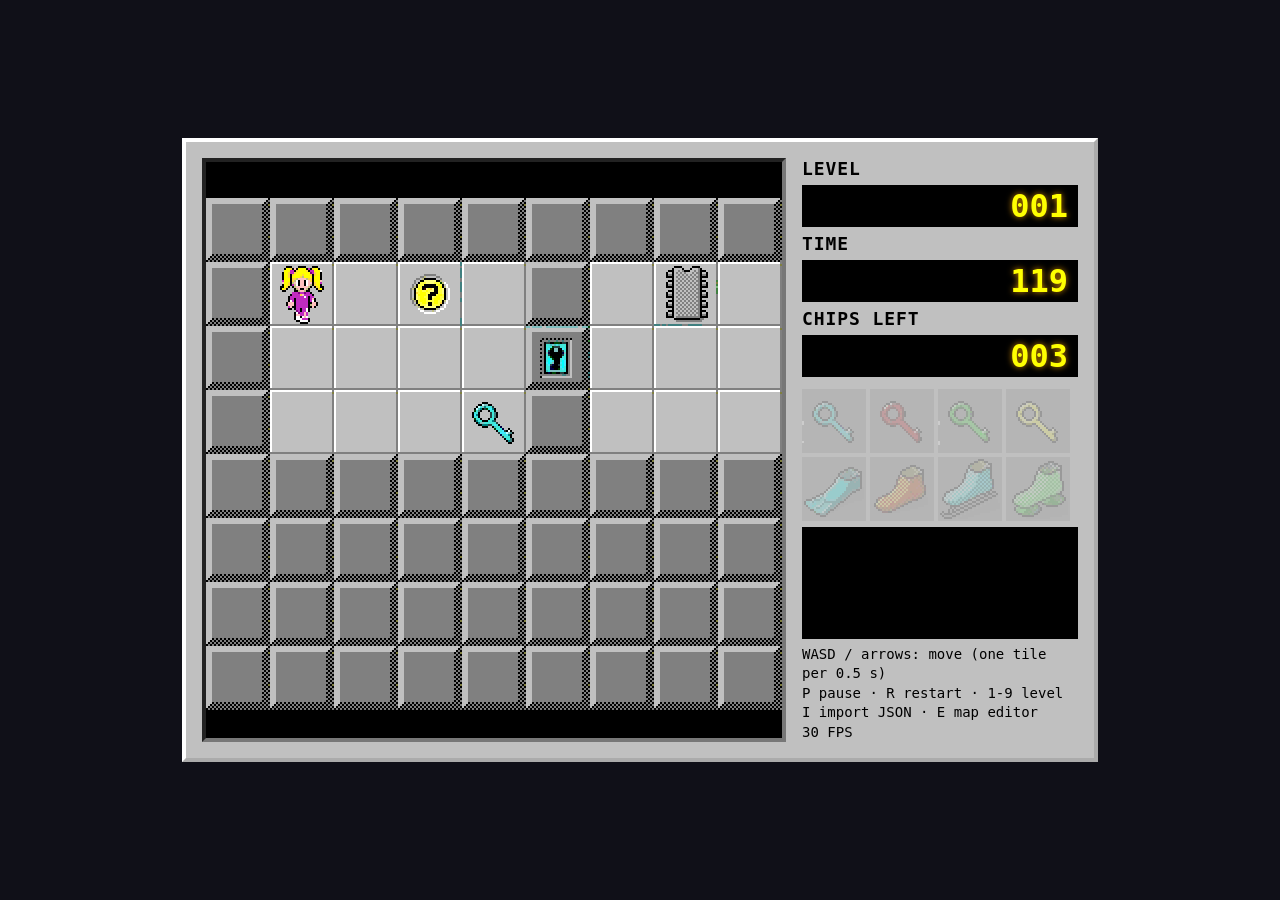
<file: index.html>
<!doctype html>
<html lang="en">
<meta charset="utf-8">
<meta name="viewport" content="width=device-width,initial-scale=1">
<title>Jenn's Challenge – HTML5</title>
<link rel="stylesheet" href="css/atlas.css">
<link rel="stylesheet" href="css/game.css">
<div id="app">
  <div id="view"><div id="world"></div><div id="msg"></div></div>
  <aside id="panel">
    <div class="lbl">LEVEL</div><div class="led" id="lv">001</div>
    <div class="lbl">TIME</div><div class="led" id="tm">000</div>
    <div class="lbl">CHIPS LEFT</div><div class="led" id="ch">000</div>
    <div id="inv"></div>
    <div id="hint"></div>
    <div id="help">WASD / arrows: move (one tile per 0.5 s)<br>P pause · R restart · 1-9 level<br>I import JSON · E map editor<br><span id="fps">– FPS</span></div>
  </aside>
</div>
<input id="levelFile" type="file" accept=".json,application/json" hidden>
<script src="js/tiles.js"></script>
<script src="js/levels-data.js"></script>
<script src="js/game.js"></script>
</file>
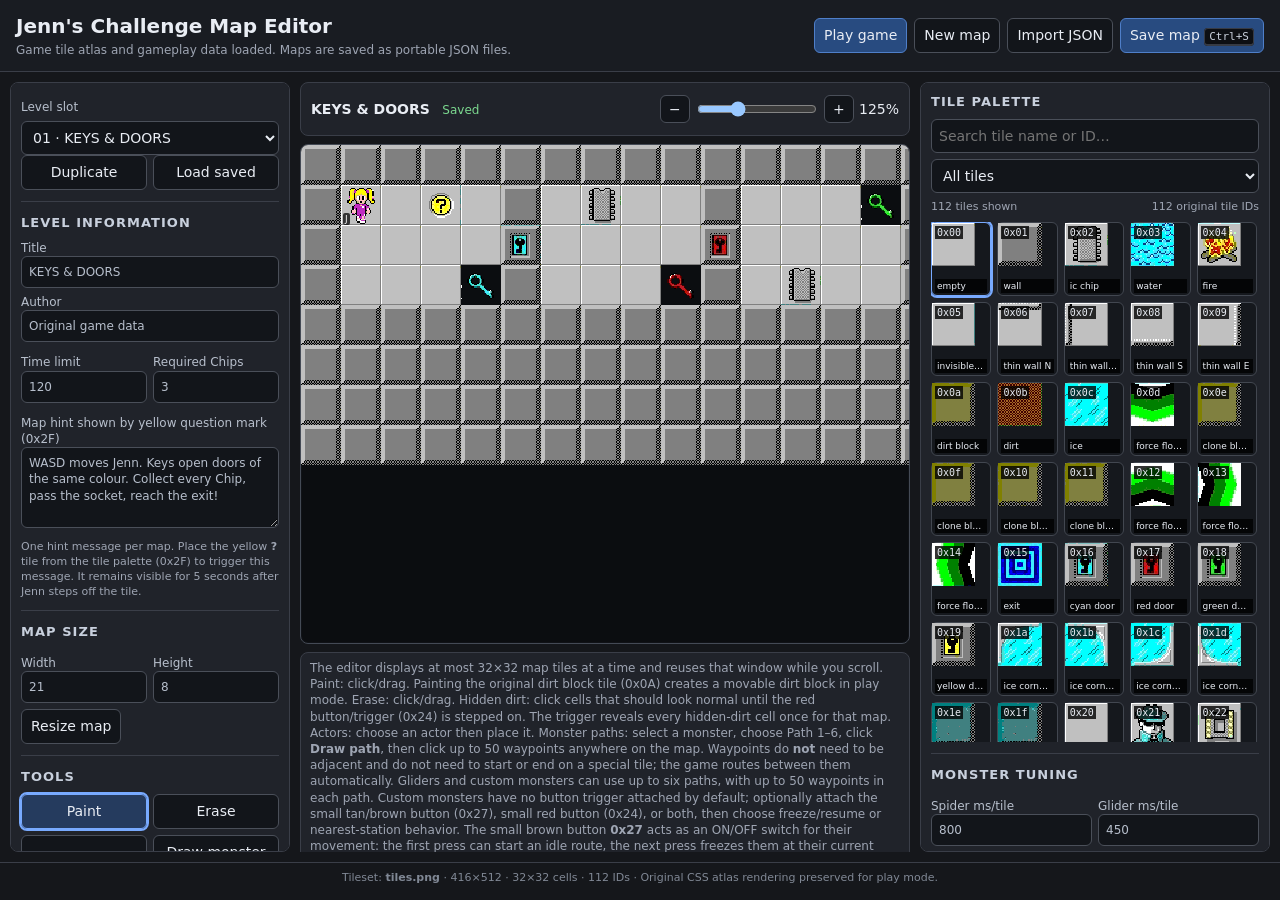
<file: editor.html>
<!doctype html>
<html lang="en">
<head>
<meta charset="utf-8">
<meta name="viewport" content="width=device-width,initial-scale=1">
<title>jenn's Challenge – Map Editor</title>
<link rel="stylesheet" href="css/editor.css">
</head>
<body>
<header class="topbar">
  <div>
    <h1>Jenn's Challenge Map Editor</h1>
    <div class="sub">Game tile atlas and gameplay data loaded. Maps are saved as portable JSON files.</div>
  </div>
  <div class="top-actions">
    <button id="playGameBtn" class="primary">Play game</button>
    <button id="newBtn">New map</button>
    <button id="importBtn">Import JSON</button>
    <button id="saveBtn" class="primary">Save map <kbd>Ctrl+S</kbd></button>
    <input id="fileInput" type="file" accept=".json,application/json" hidden>
  </div>
</header>

<main class="layout">
  <aside class="left panel">
    <section>
      <label>Level slot</label>
      <select id="slotSelect"></select>
      <div class="row2">
        <button id="duplicateBtn">Duplicate</button>
        <button id="loadSavedBtn">Load saved</button>
      </div>
    </section>
    <section>
      <h2>Level information</h2>
      <label>Title<input id="titleInput"></label>
      <label>Author<input id="authorInput"></label>
      <div class="row2">
        <label>Time limit<input id="timeInput" type="number" min="0" max="999"></label>
        <label>Required Chips<input id="chipsInput" type="number" min="0" max="999"></label>
      </div>
      <label>Map hint shown by yellow question mark (0x2F)<textarea id="hintInput" rows="4" placeholder="Example: Collect the keys before opening the red door."></textarea></label>
      <div class="save-note">One hint message per map. Place the yellow <b>?</b> tile from the tile palette (0x2F) to trigger this message. It remains visible for 5 seconds after Jenn steps off the tile.</div>
    </section>
    <section>
      <h2>Map size</h2>
      <div class="row2">
        <label>Width<input id="widthInput" type="number" min="5" max="992"></label>
        <label>Height<input id="heightInput" type="number" min="5" max="992"></label>
      </div>
      <button id="resizeBtn">Resize map</button>
    </section>
    <section>
      <h2>Tools</h2>
      <div class="toolgrid">
        <button class="tool active" data-tool="paint">Paint</button>
        <button class="tool" data-tool="erase">Erase</button>
        <button class="tool" data-tool="actor">Actors</button>
        <button class="tool" data-tool="path">Draw monster path</button>
        <button class="tool" data-tool="hiddenDirt">Hidden dirt</button>
      </div>
      <div class="row2">
        <button id="undoBtn"><span>↶ Undo</span> <kbd>Ctrl+Z</kbd></button>
        <button id="redoBtn"><span>↷ Redo</span> <kbd>Ctrl+Y</kbd></button>
      </div>
      <div id="editStatus" class="status">Ready.</div>
      <div class="hidden-dirt-summary"><span id="hiddenDirtCount">0 hidden dirt tiles</span><button id="clearHiddenDirtBtn">Clear hidden dirt</button></div>
    </section>
    <section>
      <h2>Actor placement</h2>
      <div class="actor-buttons" id="actorButtons"></div>
      <div class="row2">
        <button id="placeNewBtn" class="activeChoice">Place new</button>
        <button id="moveSelectedBtn">Move selected</button>
      </div>
      <div id="actorInspector"></div>
    </section>
  </aside>

  <section class="center">
    <div class="canvas-toolbar">
      <div>
        <strong id="mapTitle">Map</strong>
        <span id="dirtyState" class="saved">Saved</span>
      </div>
      <div class="zoom-control">
        <button id="zoomOut">−</button>
        <input id="zoomRange" type="range" min="0.75" max="2.5" step="0.05" value="1.25">
        <button id="zoomIn">+</button>
        <span id="zoomLabel">125%</span>
      </div>
    </div>
    <div id="mapViewport" class="map-viewport">
      <div id="mapStage" class="map-stage">
        <div id="mapGrid" class="map-grid"></div>
      </div>
    </div>
    <div class="canvas-help">
      The editor displays at most 32×32 map tiles at a time and reuses that window while you scroll. Paint: click/drag. Painting the original dirt block tile (0x0A) creates a movable dirt block in play mode. Erase: click/drag. Hidden dirt: click cells that should look normal until the red button/trigger (0x24) is stepped on. The trigger reveals every hidden-dirt cell once for that map. Actors: choose an actor then place it. Monster paths: select a monster, choose Path 1–6, click <b>Draw path</b>, then click up to 50 waypoints anywhere on the map. Waypoints do <b>not</b> need to be adjacent and do not need to start or end on a special tile; the game routes between them automatically. Gliders and custom monsters can use up to six paths, with up to 50 waypoints in each path. Custom monsters have no button trigger attached by default; optionally attach the small tan/brown button (0x27), small red button (0x24), or both, then choose freeze/resume or nearest-station behavior. The small brown button <b>0x27</b> acts as an ON/OFF switch for their movement: the first press can start an idle route, the next press freezes them at their current position, and the following press resumes from the same path/waypoint state. A Glider stops at a big station <b>0x2B</b> if it encounters one, or when it reaches the final waypoint. The station is optional. Teeth (red lips) can chase Jenn when she has line of sight and return to their path when focus is lost.
    </div>
  </section>

  <aside class="right panel">
    <section>
      <h2>Tile palette</h2>
      <div class="palette-tools">
        <input id="paletteSearch" placeholder="Search tile name or ID…">
        <select id="paletteGroup">
          <option value="all">All tiles</option>
          <option value="terrain">Terrain & walls</option>
          <option value="creatures">Creatures</option>
          <option value="items">Keys & power-ups</option>
          <option value="devices">Devices & objects</option>
          <option value="Jenn">Jenn frames</option>
        </select>
      </div>
      <div class="palette-meta"><span id="paletteCount"></span><span>112 original tile IDs</span></div>
      <div id="palette" class="palette"></div>
    </section>
    <section>
      <h2>Monster tuning</h2>
      <div class="save-actions">
        <label>Spider ms/tile <input id="cfgSpider" type="number" min="100" max="2000" value="800"></label>
        <label>Glider ms/tile <input id="cfgGlider" type="number" min="100" max="2000" value="450"></label>
        <label>Spiral ms/tile <input id="cfgSpiral" type="number" min="100" max="2000" value="600"></label>
        <label>Teeth ms/tile <input id="cfgTeeth" type="number" min="100" max="2000" value="400"></label>
        <label>Focus seconds <input id="cfgFocus" type="number" min="0.25" max="60" step="0.25" value="5"></label>
        <label>Vision tiles <input id="cfgVision" type="number" min="1" max="32" value="10"></label>
        <label>Focus-distance tiles <input id="cfgFocusDistance" type="number" min="1" max="32" value="10"></label>
      </div>
      <div class="save-note">These are editor defaults. Per-monster speed, vision, focus distance and permanent focus can be changed in the actor inspector.</div>
    </section>
    <section>
      <h2>Selected tile</h2>
      <div id="selectedTile" class="selected-card"></div>
      <div id="tileRules" class="rules"></div><div id="monsterQuickAdd" class="quick-add"></div>
    </section>
    <section>
      <h2>Save / import</h2>
      <div class="save-actions">
        <button id="saveDownloadBtn" class="primary">Save JSON file</button>
        <button id="copyBtn">Copy JSON</button>
        <button id="exportPackBtn">Save 1–9 pack</button>
        <button id="playMapBtn">Save & play this map</button>
      </div>
      <div class="save-note">Autosave is kept in this browser. The downloaded JSON contains the map, hidden-dirt overlays, actors, rules and tileset metadata; it does not embed another copy of the PNG tileset.</div>
    </section>
  </aside>
</main>
<footer>Tileset: <b>tiles.png</b> · 416×512 · 32×32 cells · 112 IDs · Original CSS atlas rendering preserved for play mode.</footer>
<script src="js/tiles.js"></script>
<script src="js/levels-data.js"></script>
<script src="js/editor.js"></script>
</body>
</html>
</file>
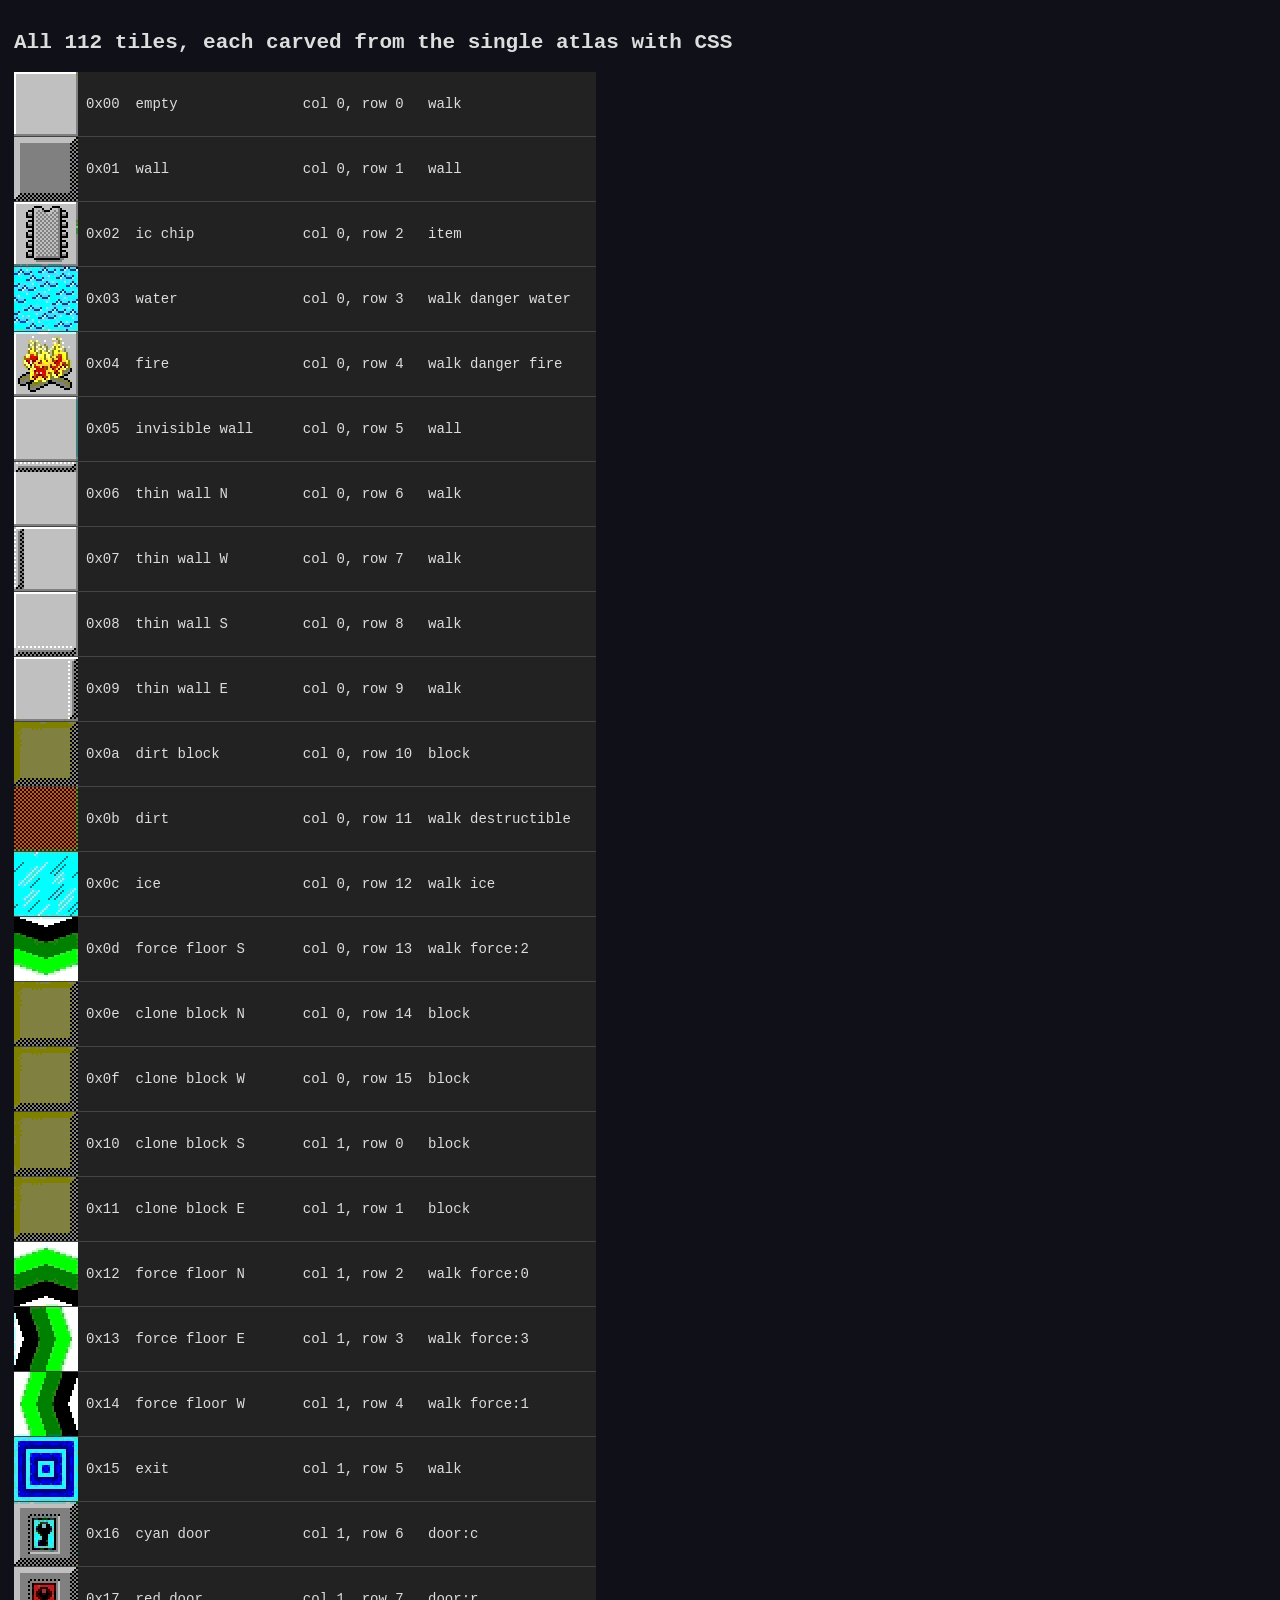
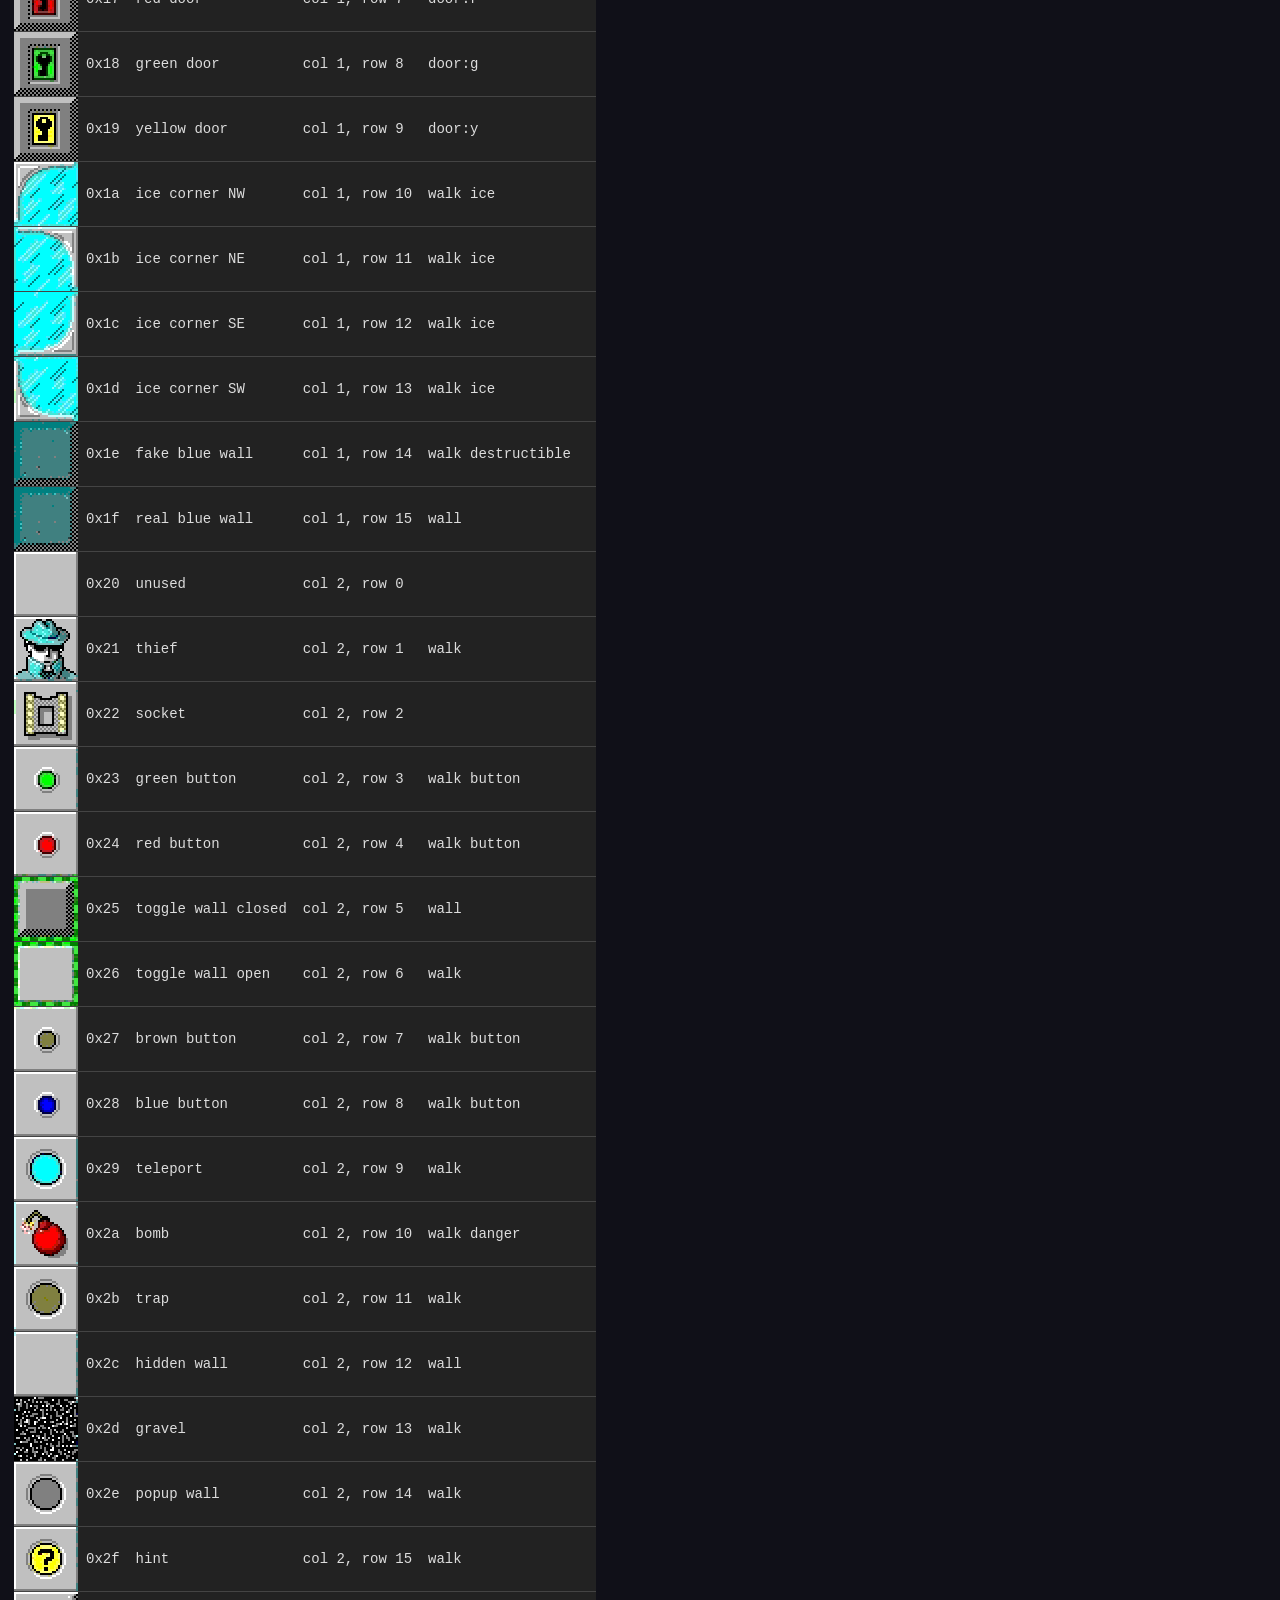
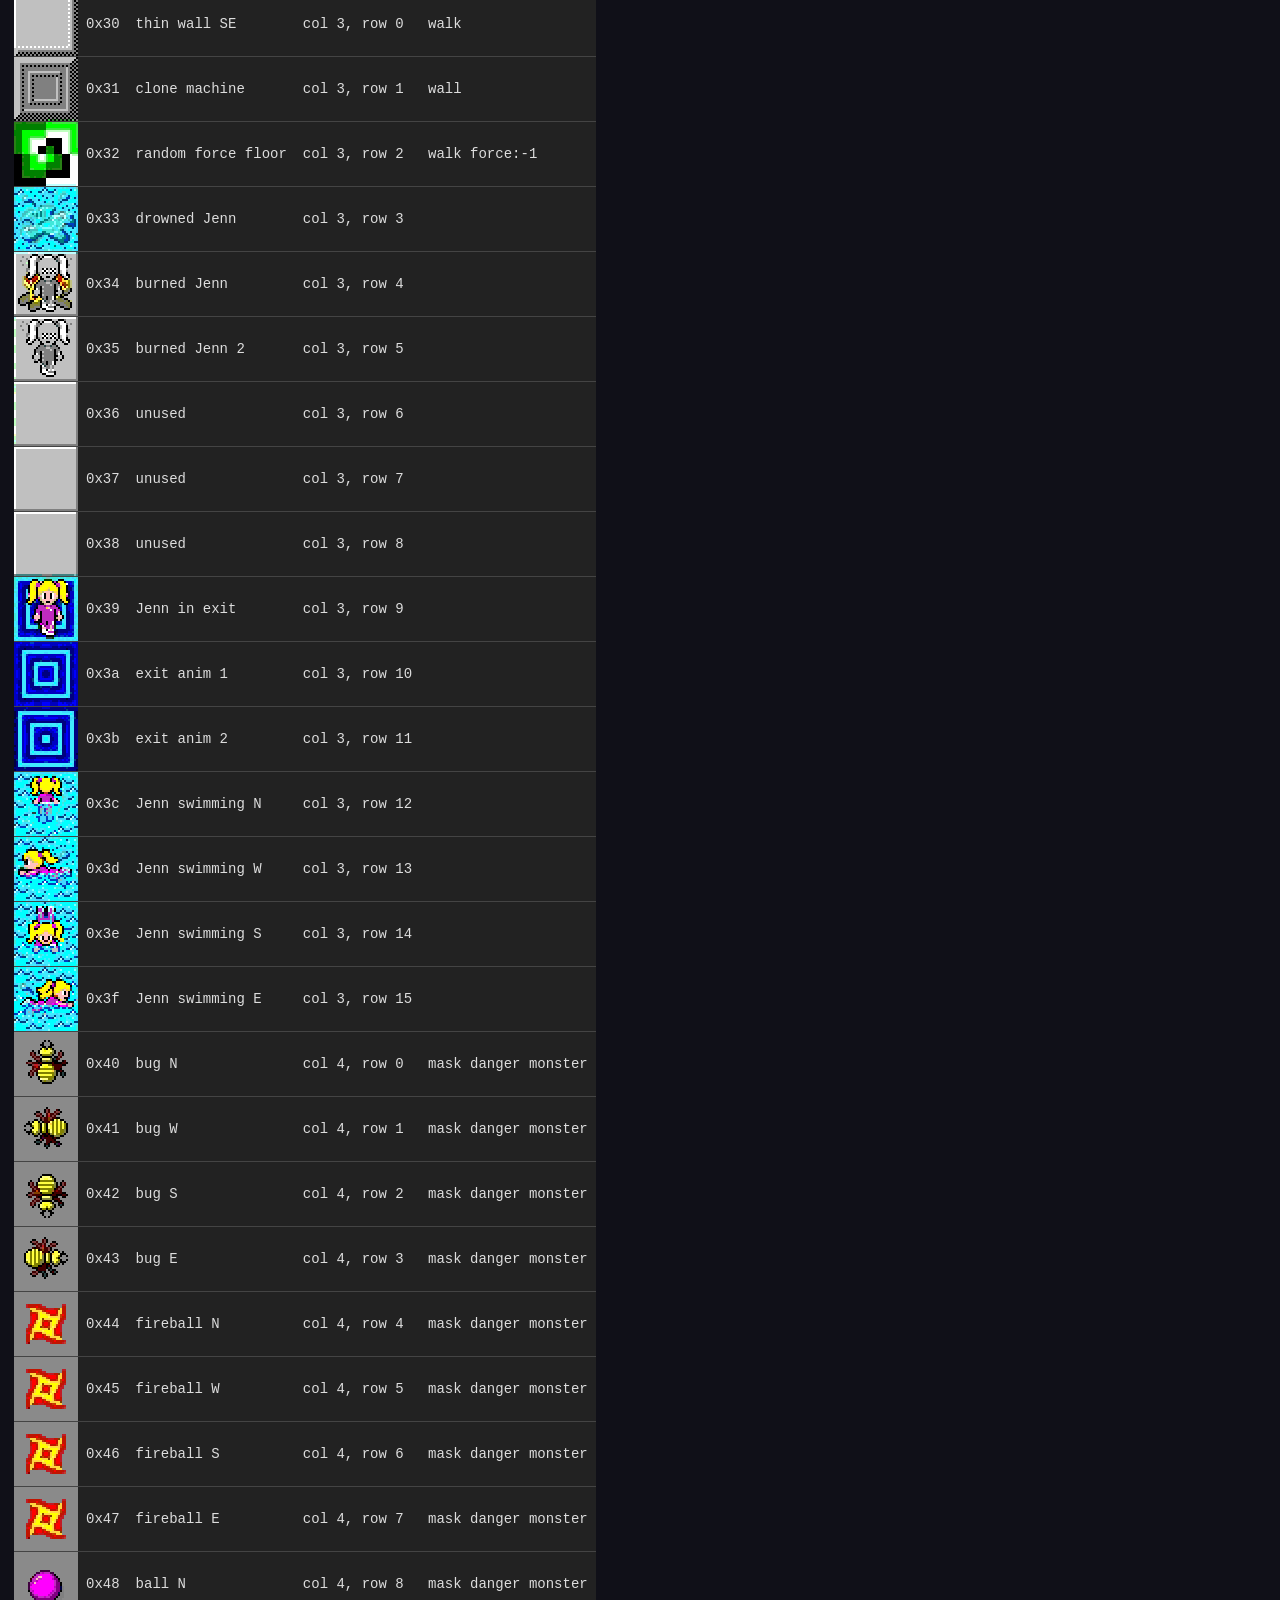
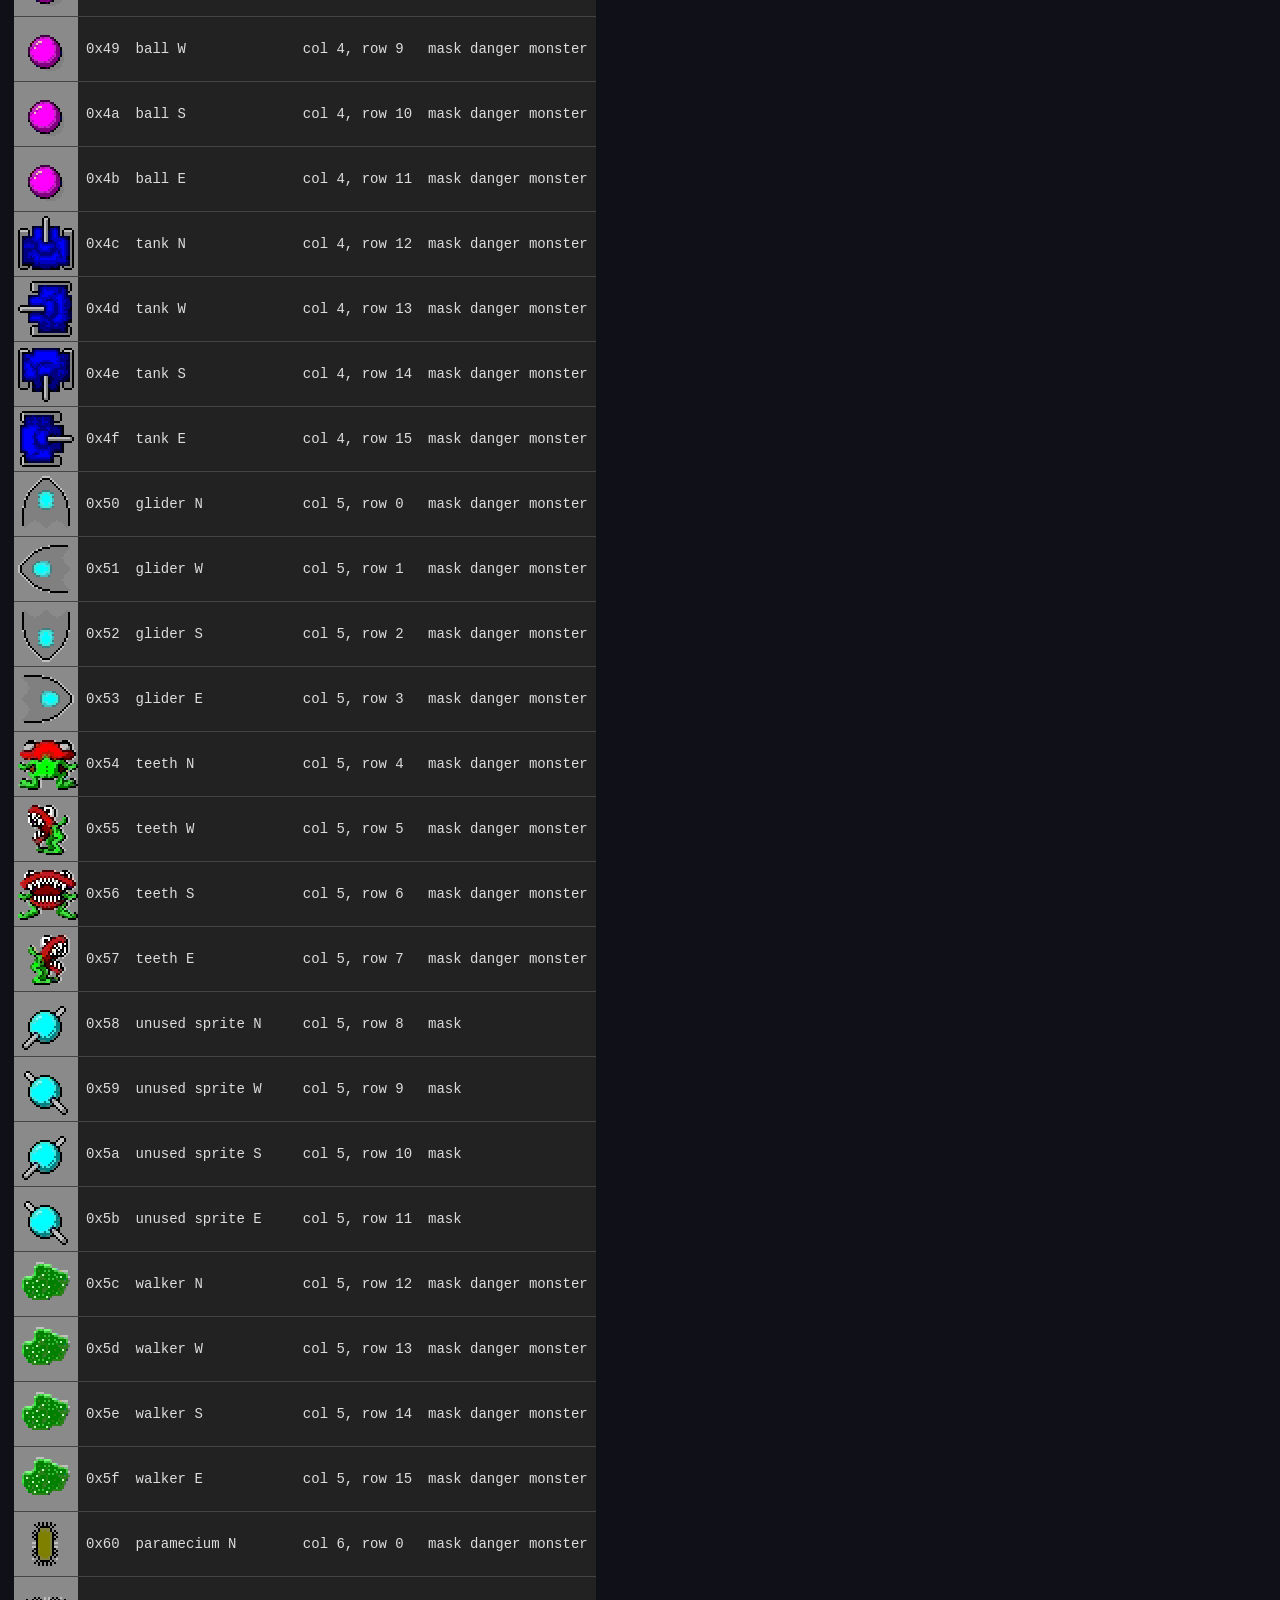
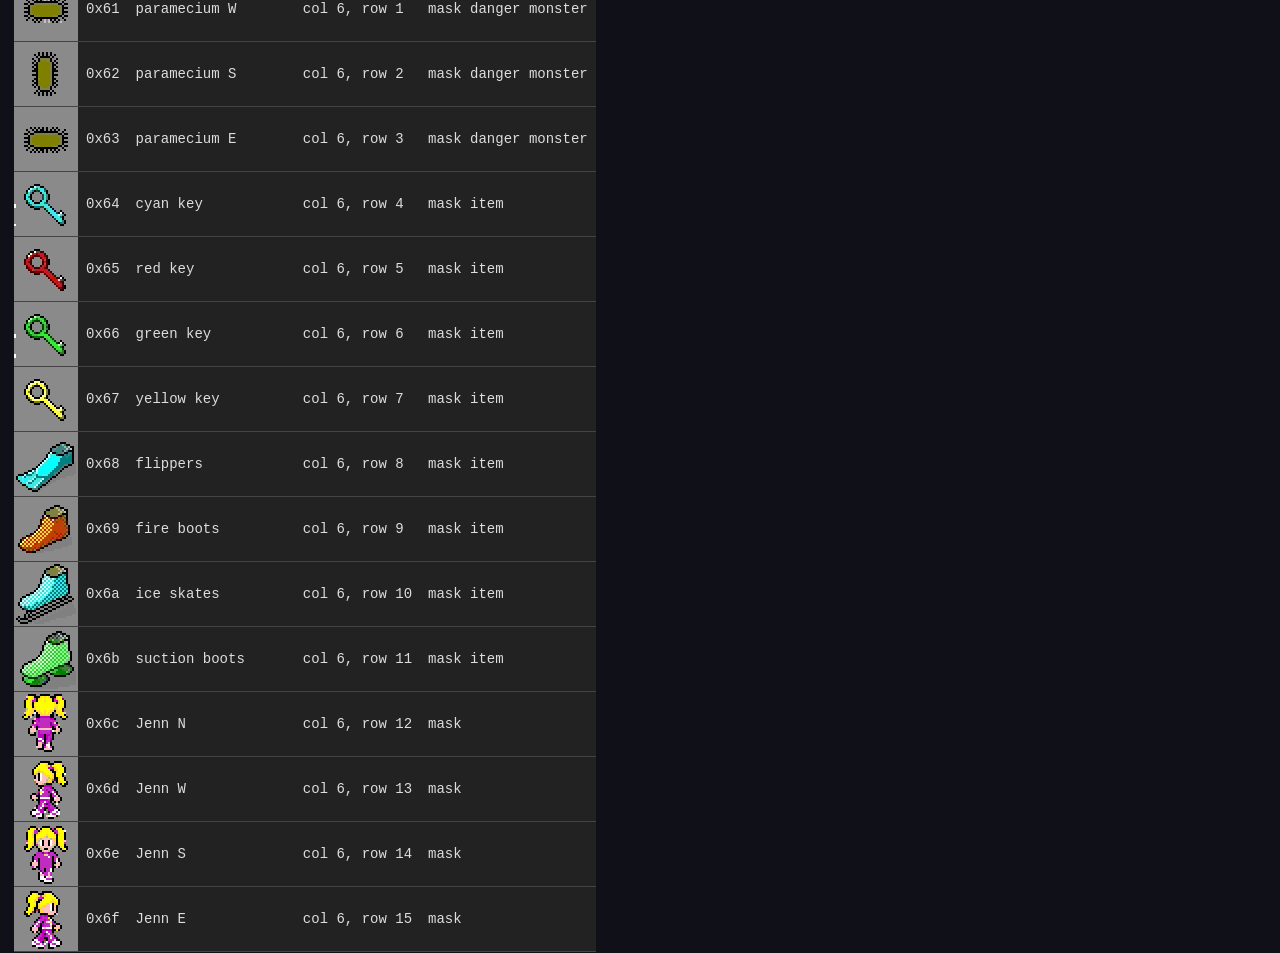
<file: tiles.html>
<!doctype html>
<meta charset="utf-8"><title>Chip's Challenge – tile catalogue</title>
<link rel="stylesheet" href="css/atlas.css"><link rel="stylesheet" href="css/game.css">
<style>body{display:block;padding:1em}table{border-collapse:collapse;background:#222}td{padding:2px 8px;border-bottom:1px solid #444}td:first-child{background:#8a8a8a;padding:0}</style>
<h2>All 112 tiles, each carved from the single atlas with CSS</h2>
<table id="t"></table>
<script src="js/tiles.js"></script>
<script>
for(const t of CC.TILES){
  const tr=document.createElement('tr'),d=document.createElement('div'),f=Object.keys(t).filter(k=>t[k]===true);
  CC.setTile(d,t.id);
  if(t.door)f.push('door:'+t.door);if(t.force!=null)f.push('force:'+t.force);
  tr.innerHTML='<td></td><td>0x'+t.id.toString(16).padStart(2,'0')+'</td><td>'+t.name+'</td><td>col '+t.c+', row '+t.r+'</td><td>'+f.join(' ')+'</td>';
  tr.firstChild.append(d);document.getElementById('t').append(tr);
}
</script>
</file>
<file: css/atlas.css>
:root{--atlas:url("[data-uri]")}
</file>
<file: css/game.css>
:root{--s:2}
:root,#app{--u:calc(var(--s)*1px)}   /* one "game pixel"; JS sets an integer --s so pixel art stays crisp */
*{box-sizing:border-box}
html,body{margin:0;height:100%;background:#101018;color:#ddd;font:14px monospace}
body{display:grid;place-items:center}

/* ---- Tile carving: ONE atlas image, no sliced files ------------------------------------------
   --c/--r are the tile's column/row in the 416x512 atlas. background-position "carves" the 32x32 cell.
   Sprite tiles (.m) have no alpha: their silhouette is the white-on-black copy 6 columns to the right,
   applied as a luminance mask (mask-mode: luminance), so keys/monsters/Chip blend over any floor. */
.t{width:calc(32*var(--u));height:calc(32*var(--u));image-rendering:pixelated;
   background:var(--atlas) calc(var(--c)*-32*var(--u)) calc(var(--r)*-32*var(--u))/calc(416*var(--u)) calc(512*var(--u)) no-repeat}
.t.m{mask-image:var(--atlas);mask-mode:luminance;mask-repeat:no-repeat;
     mask-size:calc(416*var(--u)) calc(512*var(--u));
     mask-position:calc((var(--c) + 6)*-32*var(--u)) calc(var(--r)*-32*var(--u))}

#app{display:flex;gap:calc(8*var(--u));padding:calc(8*var(--u));background:#c0c0c0;border:calc(2*var(--u)) outset #fff;color:#000;user-select:none}
#view{position:relative;width:calc(292*var(--u));height:calc(292*var(--u));border:calc(2*var(--u)) inset #777;overflow:hidden;background:#000;contain:paint}
#world{position:absolute;left:0;top:0;width:100%;height:100%;overflow:visible}
.game-layer{position:absolute;left:0;top:0;width:0;height:0;overflow:visible;pointer-events:none;will-change:transform}
#world .tile-instance{position:absolute;left:0;top:0;contain:strict}
#world .a{position:absolute;left:0;top:0;will-change:transform}
.t>.t{position:absolute;left:0;top:0}

#panel{width:calc(138*var(--u));display:flex;flex-direction:column;gap:calc(3*var(--u));font-size:calc(9*var(--u))}
.lbl{font-weight:bold;letter-spacing:.05em}
.led{background:#000;color:#ff0;font:bold calc(16*var(--u)) monospace;text-align:right;padding:calc(1*var(--u)) calc(5*var(--u));text-shadow:0 0 calc(3*var(--u)) #c80}
#inv{display:grid;grid-template-columns:repeat(4,calc(32*var(--u)));gap:calc(2*var(--u));margin-top:calc(3*var(--u))}
#inv .s{position:relative;width:calc(32*var(--u));height:calc(32*var(--u));background:#8a8a8a}
#inv .s>.t{position:absolute;left:0;top:0}
#inv i{position:absolute;right:calc(2*var(--u));bottom:0;font:bold calc(10*var(--u)) monospace}
#hint{flex:1;min-height:calc(56*var(--u));background:#000;color:#3f3;padding:calc(4*var(--u));font-size:calc(8*var(--u));line-height:1.3}
#help{font-size:calc(7*var(--u));line-height:1.4}
#msg{position:absolute;inset:0;display:none;place-content:center;text-align:center;padding:calc(12*var(--u));background:#000c;color:#fff;font-size:calc(11*var(--u));line-height:1.5}
#msg.on{display:grid}
#msg.bad b{color:#f66}#msg.good b{color:#6f6}
kbd{background:#444;padding:0 .3em;border-radius:2px}
</file>
<file: css/editor.css>
*{box-sizing:border-box}
:root{color-scheme:dark;--bg:#15171b;--panel:#20232a;--panel2:#191b20;--line:#3a3e48;--text:#e9edf4;--muted:#9ea5b3;--accent:#78aaff;--good:#7bd88f;--bad:#ff7c7c;--tile:32px;--atlas:url("../tiles.png")}
html,body{margin:0;min-height:100%;background:var(--bg);color:var(--text);font:14px/1.35 system-ui,Segoe UI,Arial,sans-serif}
body{display:flex;flex-direction:column;min-width:1100px}
button,input,select,textarea{font:inherit;color:inherit;background:#12151a;border:1px solid #4a4f59;border-radius:6px}
button{padding:7px 9px;cursor:pointer}button:hover{border-color:#747c8b}button:disabled{opacity:.45;cursor:not-allowed}button.primary{background:#284b80;border-color:#4f7fc9}.activeChoice,.tool.active{outline:2px solid var(--accent);border-color:var(--accent);background:#253b5e}
input,select,textarea{width:100%;padding:7px}textarea{resize:vertical}
kbd{font-size:11px;background:#0d0f13;border:1px solid #373b44;border-bottom-width:2px;border-radius:4px;padding:1px 4px;color:#cbd2dd}
.topbar{height:72px;display:flex;justify-content:space-between;align-items:center;padding:12px 16px;border-bottom:1px solid var(--line);background:#191c22;position:sticky;top:0;z-index:20}.topbar h1{font-size:20px;margin:0}.sub{color:var(--muted);font-size:12px;margin-top:2px}.top-actions{display:flex;gap:7px;align-items:center}
.layout{display:grid;grid-template-columns:280px minmax(520px,1fr) 350px;gap:10px;padding:10px;height:calc(100vh - 110px);min-height:0;overflow:hidden}.panel{background:var(--panel);border:1px solid var(--line);border-radius:8px;padding:10px;overflow:auto}.panel section{border-bottom:1px solid var(--line);padding-bottom:11px;margin-bottom:12px}.panel section:last-child{border-bottom:0}.panel h2{font-size:13px;text-transform:uppercase;letter-spacing:.08em;margin:0 0 8px;color:#c8d0dd}.panel label{display:block;font-size:12px;color:#b7bfcc;margin:6px 0}.row2{display:grid;grid-template-columns:1fr 1fr;gap:6px}.toolgrid{display:grid;grid-template-columns:1fr 1fr;gap:6px;margin-bottom:6px}.status{font-size:12px;color:var(--muted);margin-top:7px;min-height:18px}.status.dirty{color:#ffd166}.status.good{color:var(--good)}
.center{display:flex;flex-direction:column;min-width:0;min-height:0;overflow:hidden}.canvas-toolbar{display:flex;justify-content:space-between;align-items:center;background:var(--panel);border:1px solid var(--line);border-radius:8px;padding:8px 10px;margin-bottom:8px}.canvas-toolbar strong{margin-right:8px}.saved{color:var(--good);font-size:12px}.dirtyState.dirty{color:#ffd166}.zoom-control{display:flex;align-items:center;gap:5px}.zoom-control input{width:120px}.zoom-control button{width:30px;padding:4px}
.map-viewport{flex:1;min-height:500px;overflow:auto;position:relative;background:#0b0d10;border:1px solid #444a55;border-radius:8px;padding:0;box-shadow:inset 0 0 0 1px #101217;overscroll-behavior:contain}.map-stage{position:relative;min-width:0;min-height:0}.map-grid{position:absolute;left:0;top:0;display:grid;grid-template-columns:repeat(32,calc(32px*var(--zoom)));grid-auto-rows:calc(32px*var(--zoom));width:1024px;height:1024px;box-shadow:0 0 0 2px #000;contain:layout paint;will-change:left,top}.map-cell{width:calc(32px*var(--zoom));height:calc(32px*var(--zoom));position:relative;padding:0;border:0;border-radius:0;background:none;overflow:hidden;touch-action:none;display:block}.map-cell[hidden]{display:block;visibility:hidden;pointer-events:none}.map-cell:hover{box-shadow:inset 0 0 0 2px #ffffff99;z-index:2}.canvas-help{background:var(--panel);border:1px solid var(--line);border-radius:8px;padding:7px 9px;margin-top:8px;color:var(--muted);font-size:12px}
.etile{position:absolute;left:0;top:0;width:calc(32px*var(--z));height:calc(32px*var(--z));image-rendering:pixelated;background-image:var(--atlas);background-repeat:no-repeat;background-size:calc(416px*var(--z)) calc(512px*var(--z));background-position:calc(var(--c)*-32px*var(--z)) calc(var(--r)*-32px*var(--z))}.etile.sprite{mask-image:var(--atlas);-webkit-mask-image:var(--atlas);mask-mode:luminance;-webkit-mask-mode:luminance;mask-repeat:no-repeat;-webkit-mask-repeat:no-repeat;mask-size:calc(416px*var(--z)) calc(512px*var(--z));-webkit-mask-size:calc(416px*var(--z)) calc(512px*var(--z));mask-position:calc((var(--c) + 6)*-32px*var(--z)) calc(var(--r)*-32px*var(--z));-webkit-mask-position:calc((var(--c) + 6)*-32px*var(--z)) calc(var(--r)*-32px*var(--z))}
.actor-overlay{position:absolute;left:0;top:0;width:100%;height:100%;pointer-events:auto;filter:drop-shadow(0 1px 1px #000)}.selected-actor{outline:2px solid #fff;z-index:4}.actor-label{position:absolute;left:2px;bottom:0;background:#000b;color:#fff;font-size:9px;padding:0 2px;border-radius:2px;pointer-events:none}.path-dot{position:absolute;inset:3px;display:grid;place-items:center;border-radius:50%;background:#2f80eddd;border:1px solid #fff;color:#fff;font-size:10px;font-weight:700;pointer-events:none}.path-dot.closed{background:#21a365dd}
.palette-meta{display:flex;justify-content:space-between;color:var(--muted);font-size:11px;margin:7px 0}.palette-tools{display:grid;gap:6px}.palette{display:grid;grid-template-columns:repeat(5,1fr);gap:6px;max-height:520px;overflow:auto;padding-right:2px}.palette-btn{position:relative;min-width:0;height:74px;padding:2px;background:#15181d;border:1px solid #424750}.palette-btn.selected{outline:2px solid var(--accent);border-color:var(--accent)}.palette-btn .preview{--z:1.35}.palette-btn .id{position:absolute;left:3px;top:3px;background:#000c;font:10px monospace;padding:1px 2px}.palette-btn .name{position:absolute;left:3px;right:3px;bottom:2px;background:#000c;padding:1px 2px;font-size:9px;white-space:nowrap;overflow:hidden;text-overflow:ellipsis;text-align:left}
.selected-card{display:flex;gap:10px;align-items:center;background:var(--panel2);border:1px solid var(--line);border-radius:6px;padding:8px;min-height:62px}.selected-preview{position:relative;width:64px;height:64px;flex:none}.selected-preview .etile{--z:2}.selected-card .tile-text{min-width:0}.selected-card strong{display:block}.selected-card small{color:var(--muted)}.rules{display:grid;grid-template-columns:1fr 1fr;gap:5px;margin-top:8px}.rule-check{display:flex;align-items:center;gap:6px;font-size:11px}.rule-check input{width:auto}.rules select{grid-column:1/-1}.thin-wrap{grid-column:1/-1;display:grid;grid-template-columns:repeat(4,1fr);gap:4px}
.actor-buttons{display:grid;grid-template-columns:1fr 1fr;gap:5px;margin-bottom:7px}.actor-btn{display:flex;align-items:center;gap:5px;text-align:left}.actor-btn .mini{position:relative;width:32px;height:32px;flex:none}.actor-list{display:grid;gap:4px;margin-top:8px}.actor-row{display:flex;align-items:center;justify-content:space-between;gap:5px;background:#171a20;border:1px solid #3d424c;border-radius:5px;padding:4px}.actor-row.selected{outline:2px solid var(--accent)}.actor-row button{padding:3px 5px}.inspector-title{font-size:11px;color:var(--muted);margin-top:7px}
.save-actions{display:grid;grid-template-columns:1fr 1fr;gap:6px}.save-note{margin-top:8px;color:var(--muted);font-size:11px}.inspector-grid{display:grid;grid-template-columns:1fr 1fr;gap:5px}.inspector-grid label{margin:0}.full{grid-column:1/-1}footer{padding:8px 12px;color:#808895;font-size:11px;border-top:1px solid var(--line);text-align:center}

.quick-add{margin-top:10px;display:flex;flex-wrap:wrap;gap:8px}
.quick-add button{width:100%}
.path-tools{display:grid;grid-template-columns:1fr 1fr;gap:8px;margin-top:8px}
.path-note{font-size:12px;line-height:1.35;opacity:.82;margin-top:6px}
.actor-row small{opacity:.75}

.hidden-dirt-dot{position:absolute;right:2px;top:2px;min-width:16px;height:16px;display:grid;place-items:center;background:#b51f1fdd;color:#fff;border:1px solid #fff;border-radius:3px;font:bold 10px/1 system-ui;z-index:5;pointer-events:none}.hidden-dirt-summary{display:flex;justify-content:space-between;align-items:center;gap:8px;margin-top:7px;color:var(--muted);font-size:11px}.hidden-dirt-summary button{padding:4px 6px}

.path-tabs{display:grid;grid-template-columns:repeat(3,1fr);gap:4px;margin-top:7px}.path-tabs button{padding:5px 4px;font-size:11px}.path-tabs .activeChoice{outline:2px solid var(--accent)}
</file>
